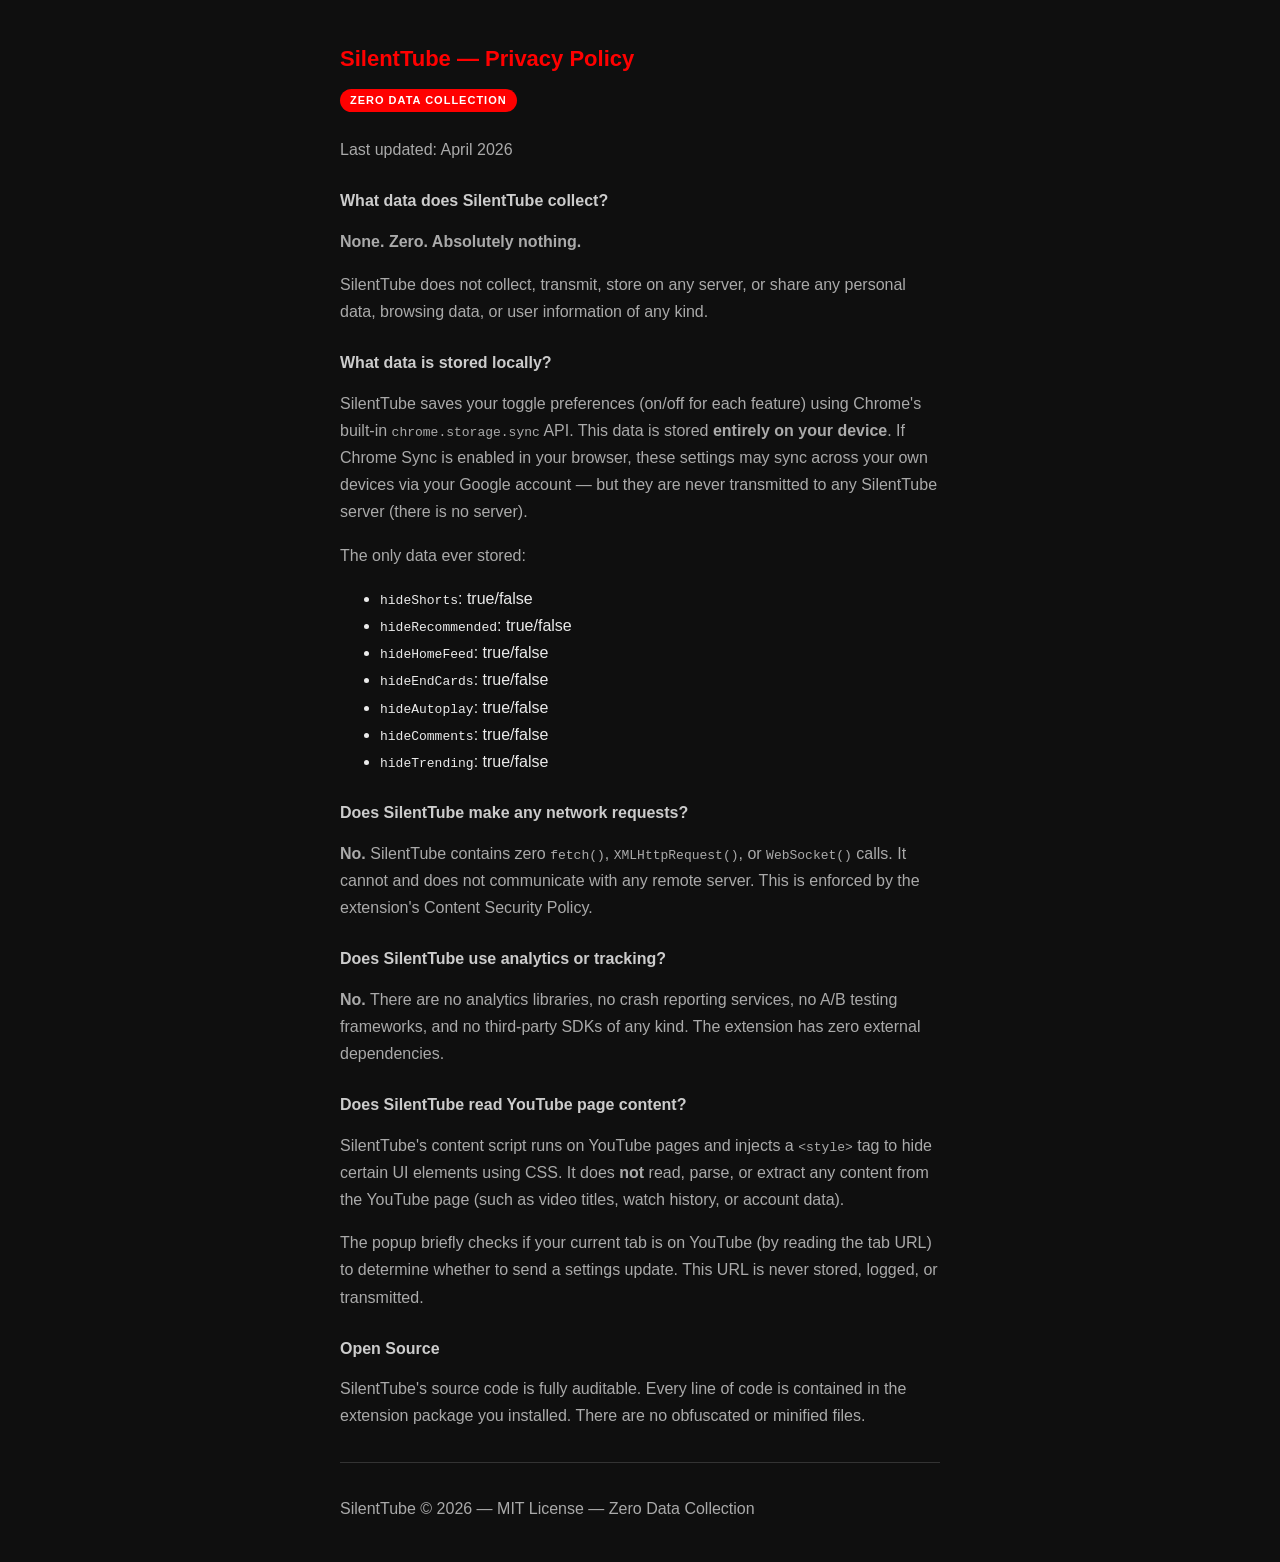
<file: docs/index.html>
<!DOCTYPE html>
<html lang="en">
<head>
    <meta charset="UTF-8">
    <meta name="viewport" content="width=device-width, initial-scale=1.0">
    <title>SilentTube</title>
    <meta http-equiv="refresh" content="0; url=privacy.html">
</head>
<body>
    <p>Redirecting to <a href="privacy.html">Privacy Policy</a>...</p>
</body>
</html>
</file>
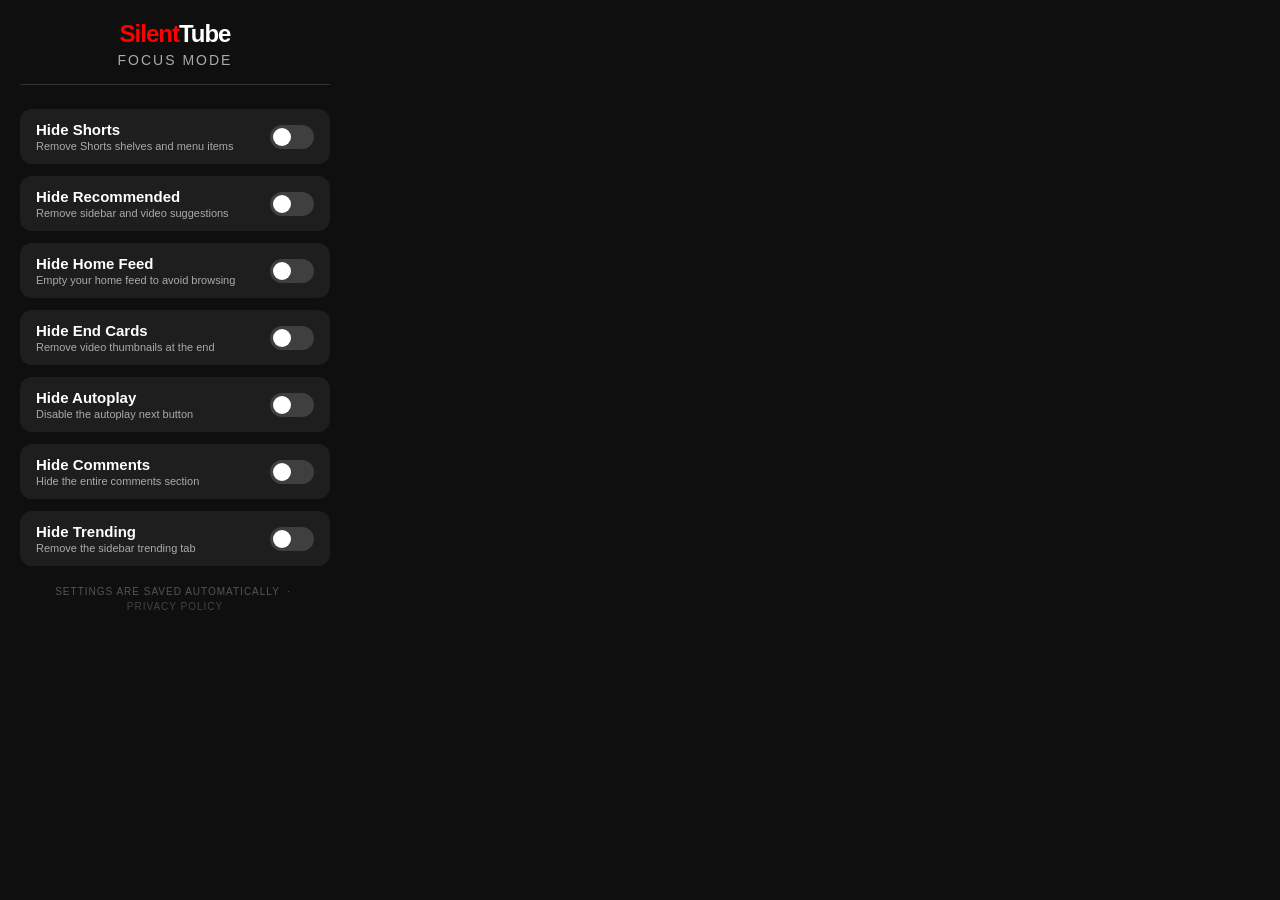
<file: popup.html>
<!DOCTYPE html>
<html lang="en">
<head>
    <meta charset="UTF-8">
    <meta name="viewport" content="width=device-width, initial-scale=1.0">
    <!-- CSP: blocks inline scripts, external resources, and eval entirely -->
    <meta http-equiv="Content-Security-Policy"
          content="default-src 'none'; script-src 'self'; style-src 'self'; img-src 'self' data:; connect-src 'none';">
    <title>SilentTube – Focus Mode</title>
    <link rel="stylesheet" href="popup.css">
</head>
<body>
    <div class="container">
        <header>
            <div class="logo">
                <span class="logo-red">Silent</span>Tube
            </div>
            <h1>Focus Mode</h1>
        </header>

        <main>
            <div class="setting-item">
                <div class="setting-info">
                    <label for="hideShorts">Hide Shorts</label>
                    <p>Remove Shorts shelves and menu items</p>
                </div>
                <label class="switch" aria-label="Toggle Hide Shorts">
                    <input type="checkbox" id="hideShorts">
                    <span class="slider" aria-hidden="true"></span>
                </label>
            </div>

            <div class="setting-item">
                <div class="setting-info">
                    <label for="hideRecommended">Hide Recommended</label>
                    <p>Remove sidebar and video suggestions</p>
                </div>
                <label class="switch" aria-label="Toggle Hide Recommended">
                    <input type="checkbox" id="hideRecommended">
                    <span class="slider" aria-hidden="true"></span>
                </label>
            </div>

            <div class="setting-item">
                <div class="setting-info">
                    <label for="hideHomeFeed">Hide Home Feed</label>
                    <p>Empty your home feed to avoid browsing</p>
                </div>
                <label class="switch" aria-label="Toggle Hide Home Feed">
                    <input type="checkbox" id="hideHomeFeed">
                    <span class="slider" aria-hidden="true"></span>
                </label>
            </div>

            <div class="setting-item">
                <div class="setting-info">
                    <label for="hideEndCards">Hide End Cards</label>
                    <p>Remove video thumbnails at the end</p>
                </div>
                <label class="switch" aria-label="Toggle Hide End Cards">
                    <input type="checkbox" id="hideEndCards">
                    <span class="slider" aria-hidden="true"></span>
                </label>
            </div>

            <div class="setting-item">
                <div class="setting-info">
                    <label for="hideAutoplay">Hide Autoplay</label>
                    <p>Disable the autoplay next button</p>
                </div>
                <label class="switch" aria-label="Toggle Hide Autoplay">
                    <input type="checkbox" id="hideAutoplay">
                    <span class="slider" aria-hidden="true"></span>
                </label>
            </div>

            <div class="setting-item">
                <div class="setting-info">
                    <label for="hideComments">Hide Comments</label>
                    <p>Hide the entire comments section</p>
                </div>
                <label class="switch" aria-label="Toggle Hide Comments">
                    <input type="checkbox" id="hideComments">
                    <span class="slider" aria-hidden="true"></span>
                </label>
            </div>

            <div class="setting-item">
                <div class="setting-info">
                    <label for="hideTrending">Hide Trending</label>
                    <p>Remove the sidebar trending tab</p>
                </div>
                <label class="switch" aria-label="Toggle Hide Trending">
                    <input type="checkbox" id="hideTrending">
                    <span class="slider" aria-hidden="true"></span>
                </label>
            </div>
        </main>

        <footer>
            <!-- Version injected safely via popup.js — no inline script -->
            <p id="footer-text">Settings are saved automatically &nbsp;·&nbsp; <span id="version"></span></p>
            <p><a id="privacy-link" href="privacy.html" target="_blank" rel="noopener noreferrer">Privacy Policy</a></p>
        </footer>
    </div>

    <!-- External script only — no inline scripts allowed by CSP -->
    <script src="popup.js"></script>
</body>
</html>
</file>
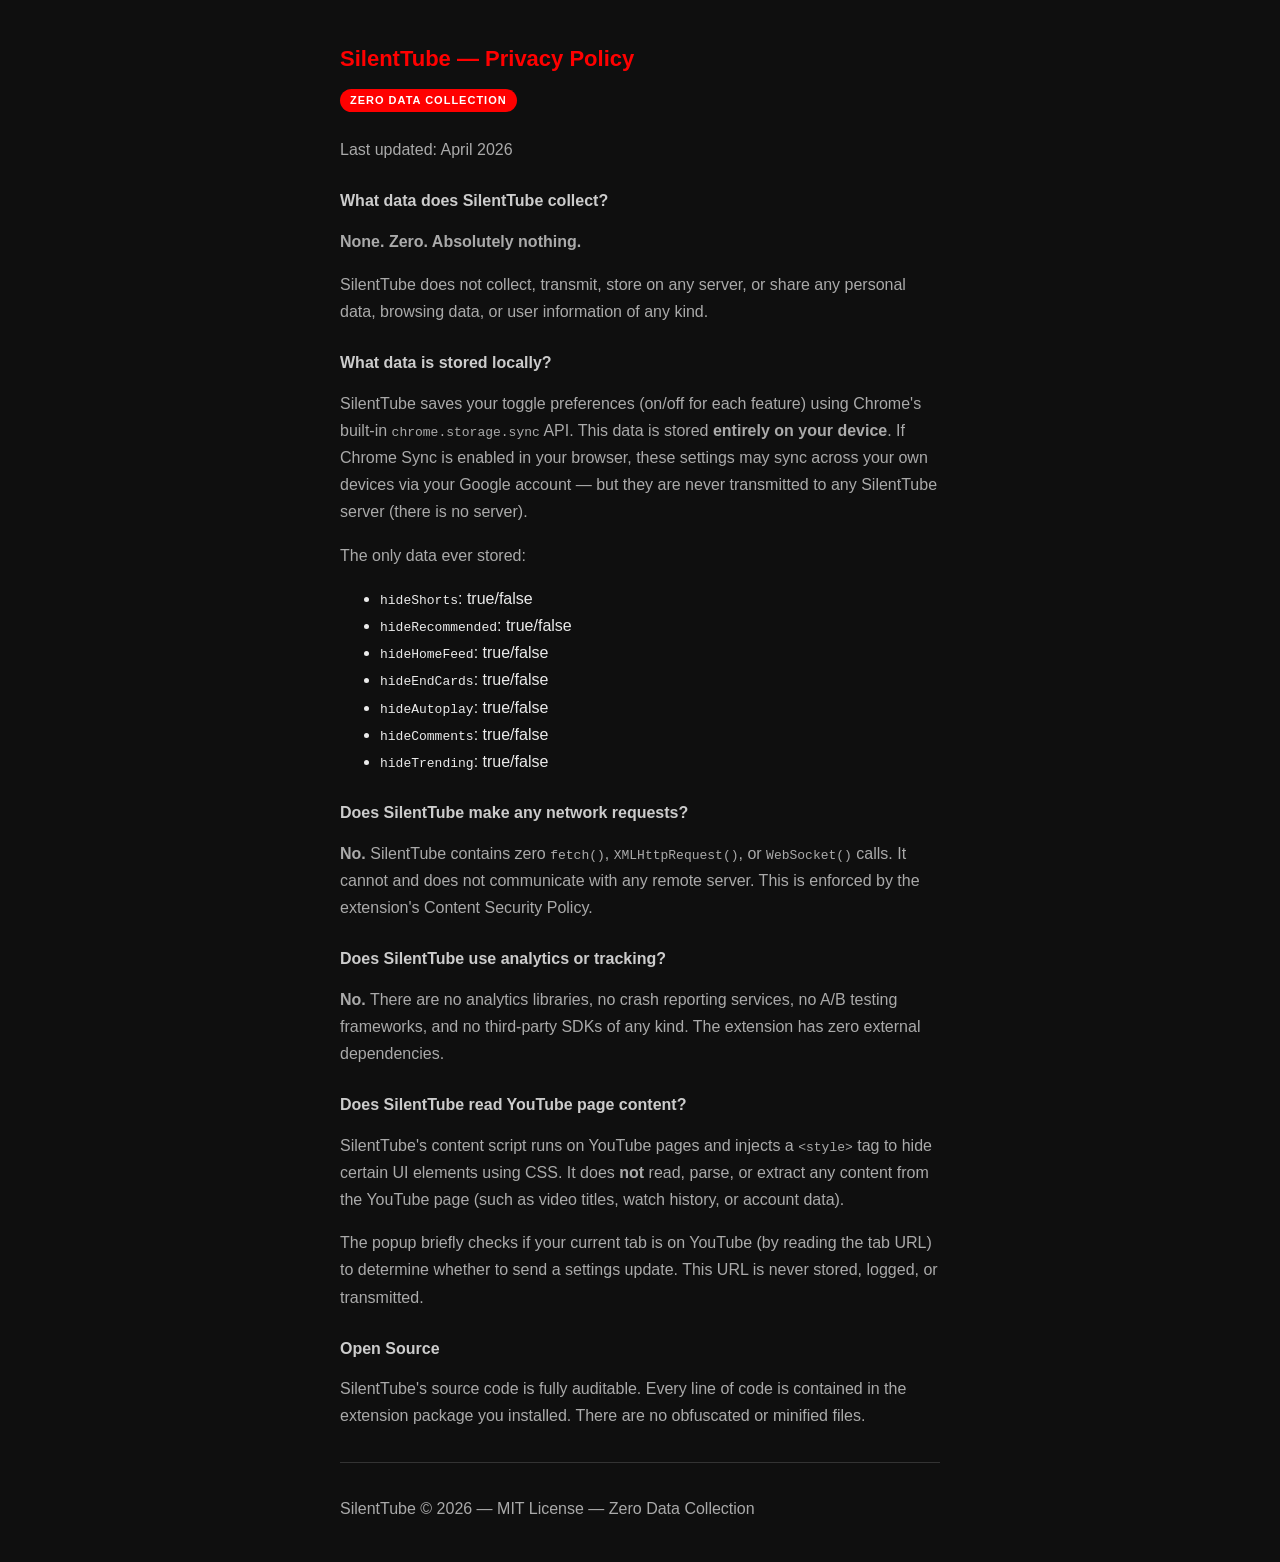
<file: privacy.html>
<!DOCTYPE html>
<html lang="en">
<head>
    <meta charset="UTF-8">
    <meta name="viewport" content="width=device-width, initial-scale=1.0">
    <meta http-equiv="Content-Security-Policy"
          content="default-src 'none'; style-src 'self'; img-src 'self' data:; connect-src 'none';">
    <title>SilentTube – Privacy Policy</title>
    <link rel="stylesheet" href="privacy.css">
</head>
<body>
    <h1>SilentTube — Privacy Policy</h1>
    <span class="badge">Zero Data Collection</span>

    <p>Last updated: April 2026</p>

    <h2>What data does SilentTube collect?</h2>
    <p><strong>None. Zero. Absolutely nothing.</strong></p>
    <p>
        SilentTube does not collect, transmit, store on any server, or share
        any personal data, browsing data, or user information of any kind.
    </p>

    <h2>What data is stored locally?</h2>
    <p>
        SilentTube saves your toggle preferences (on/off for each feature)
        using Chrome's built-in <code>chrome.storage.sync</code> API.
        This data is stored <strong>entirely on your device</strong>.
        If Chrome Sync is enabled in your browser, these settings may sync
        across your own devices via your Google account — but they are
        never transmitted to any SilentTube server (there is no server).
    </p>
    <p>
        The only data ever stored:
    </p>
    <ul style="color: #aaa; padding-left: 20px; margin-top: 8px;">
        <li><code>hideShorts</code>: true/false</li>
        <li><code>hideRecommended</code>: true/false</li>
        <li><code>hideHomeFeed</code>: true/false</li>
        <li><code>hideEndCards</code>: true/false</li>
        <li><code>hideAutoplay</code>: true/false</li>
        <li><code>hideComments</code>: true/false</li>
        <li><code>hideTrending</code>: true/false</li>
    </ul>

    <h2>Does SilentTube make any network requests?</h2>
    <p>
        <strong>No.</strong> SilentTube contains zero <code>fetch()</code>,
        <code>XMLHttpRequest()</code>, or <code>WebSocket()</code> calls.
        It cannot and does not communicate with any remote server.
        This is enforced by the extension's Content Security Policy.
    </p>

    <h2>Does SilentTube use analytics or tracking?</h2>
    <p>
        <strong>No.</strong> There are no analytics libraries, no crash reporting
        services, no A/B testing frameworks, and no third-party SDKs of any kind.
        The extension has zero external dependencies.
    </p>

    <h2>Does SilentTube read YouTube page content?</h2>
    <p>
        SilentTube's content script runs on YouTube pages and injects a
        <code>&lt;style&gt;</code> tag to hide certain UI elements using CSS.
        It does <strong>not</strong> read, parse, or extract any content from
        the YouTube page (such as video titles, watch history, or account data).
    </p>
    <p>
        The popup briefly checks if your current tab is on YouTube (by reading the tab URL)
        to determine whether to send a settings update. This URL is never stored, logged, or transmitted.
    </p>

    <h2>Open Source</h2>
    <p>
        SilentTube's source code is fully auditable. Every line of code is
        contained in the extension package you installed. There are no
        obfuscated or minified files.
    </p>

    <hr>
    <p style="font-size: 12px; color: #555;">
        SilentTube &copy; 2026 &mdash; MIT License &mdash; Zero Data Collection
    </p>
</body>
</html>
</file>
<file: popup.css>
:root {
    --bg-color: #0f0f0f;
    --card-bg: #1e1e1e;
    --text-primary: #ffffff;
    --text-secondary: #aaaaaa;
    --accent-red: #ff0000;
    --accent-red-hover: #cc0000;
}

* {
    margin: 0;
    padding: 0;
    box-sizing: border-box;
    font-family: 'Segoe UI', Roboto, Helvetica, Arial, sans-serif;
}

body {
    width: 350px;
    max-height: 560px;
    overflow-y: auto;
    overflow-x: hidden;
    background-color: var(--bg-color);
    color: var(--text-primary);
}

.container {
    padding: 20px;
}

header {
    margin-bottom: 24px;
    text-align: center;
    border-bottom: 1px solid #333;
    padding-bottom: 16px;
}

.logo {
    font-size: 24px;
    font-weight: 700;
    letter-spacing: -1px;
}

.logo-red {
    color: var(--accent-red);
}

h1 {
    font-size: 14px;
    font-weight: 400;
    color: var(--text-secondary);
    text-transform: uppercase;
    letter-spacing: 2px;
    margin-top: 4px;
}

.setting-item {
    display: flex;
    justify-content: space-between;
    align-items: center;
    background: var(--card-bg);
    padding: 12px 16px;
    border-radius: 12px;
    margin-bottom: 12px;
    transition: transform 0.2s ease, background 0.2s ease;
}

.setting-item:hover {
    background: #2a2a2a;
    transform: translateY(-1px);
}

.setting-info label {
    display: block;
    font-size: 15px;
    font-weight: 600;
    cursor: pointer;
}

.setting-info p {
    font-size: 11px;
    color: var(--text-secondary);
    margin-top: 2px;
}

/* Switch styling */
.switch {
    position: relative;
    display: inline-block;
    width: 44px;
    height: 24px;
    flex-shrink: 0;
}

.switch input {
    opacity: 0;
    width: 0;
    height: 0;
}

.slider {
    position: absolute;
    cursor: pointer;
    top: 0;
    left: 0;
    right: 0;
    bottom: 0;
    background-color: #3f3f3f;
    transition: .3s;
    border-radius: 34px;
}

.slider:before {
    position: absolute;
    content: "";
    height: 18px;
    width: 18px;
    left: 3px;
    bottom: 3px;
    background-color: white;
    transition: .3s;
    border-radius: 50%;
}

input:checked + .slider {
    background-color: var(--accent-red);
}

input:checked + .slider:before {
    transform: translateX(20px);
}

footer {
    margin-top: 20px;
    text-align: center;
    font-size: 10px;
    color: #555;
    text-transform: uppercase;
    letter-spacing: 1px;
    padding-bottom: 4px;
}

#version {
    color: #444;
    font-size: 10px;
}

#privacy-link {
    color: #444;
    font-size: 10px;
    text-decoration: none;
    display: block;
    margin-top: 4px;
    transition: color 0.2s ease;
}

#privacy-link:hover {
    color: var(--accent-red);
}
</file>
<file: privacy.css>
/* Intentionally minimal � this is a standalone, offline document */
body {
    font-family: 'Segoe UI', Roboto, Helvetica, Arial, sans-serif;
    background: #0f0f0f;
    color: #ebebeb;
    max-width: 600px;
    margin: 40px auto;
    padding: 0 24px;
    line-height: 1.7;
}
h1 { color: #ff0000; font-size: 22px; margin-bottom: 8px; }
h2 { color: #cccccc; font-size: 16px; margin-top: 24px; }
p  { color: #aaaaaa; margin-top: 8px; }
.badge {
    display: inline-block;
    background: #ff0000;
    color: #fff;
    font-size: 11px;
    font-weight: 700;
    padding: 2px 10px;
    border-radius: 100px;
    letter-spacing: 1px;
    text-transform: uppercase;
    margin-bottom: 16px;
}
hr { border: none; border-top: 1px solid #333; margin: 32px 0; }
</file>
